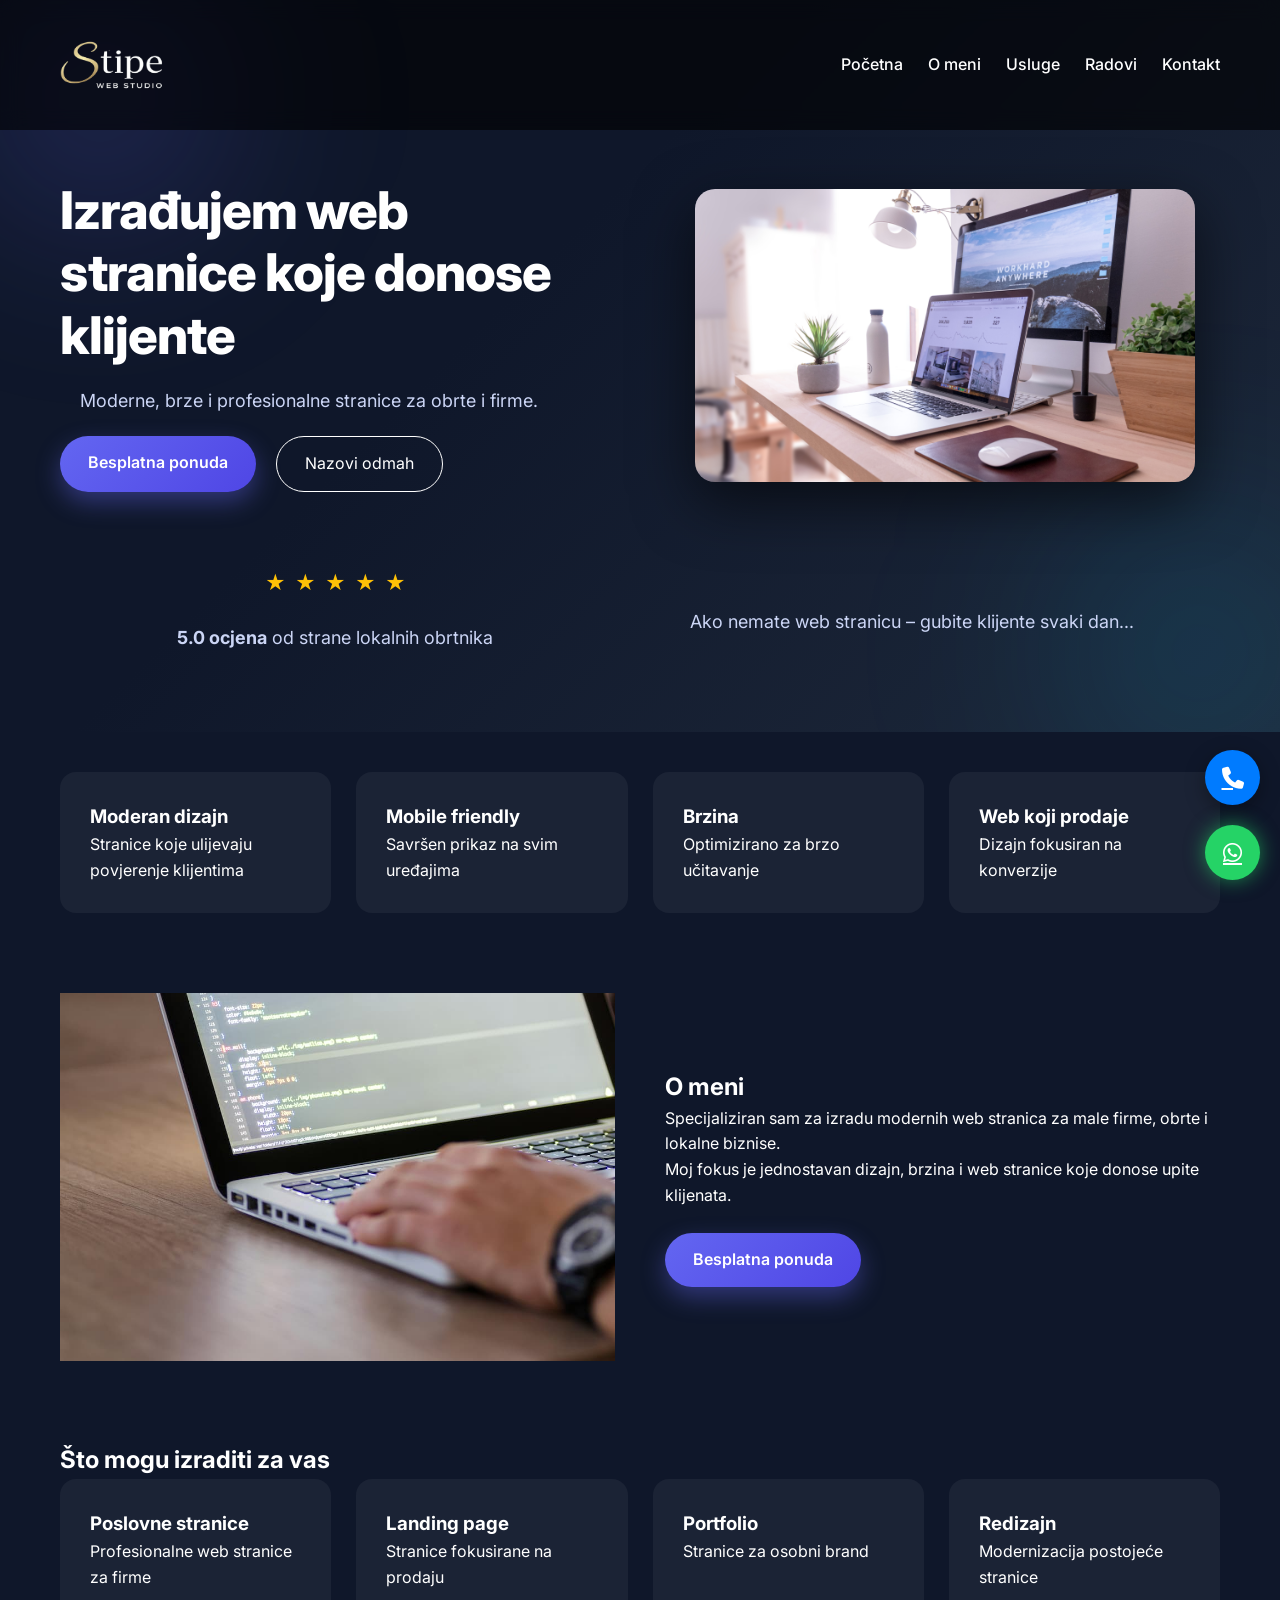
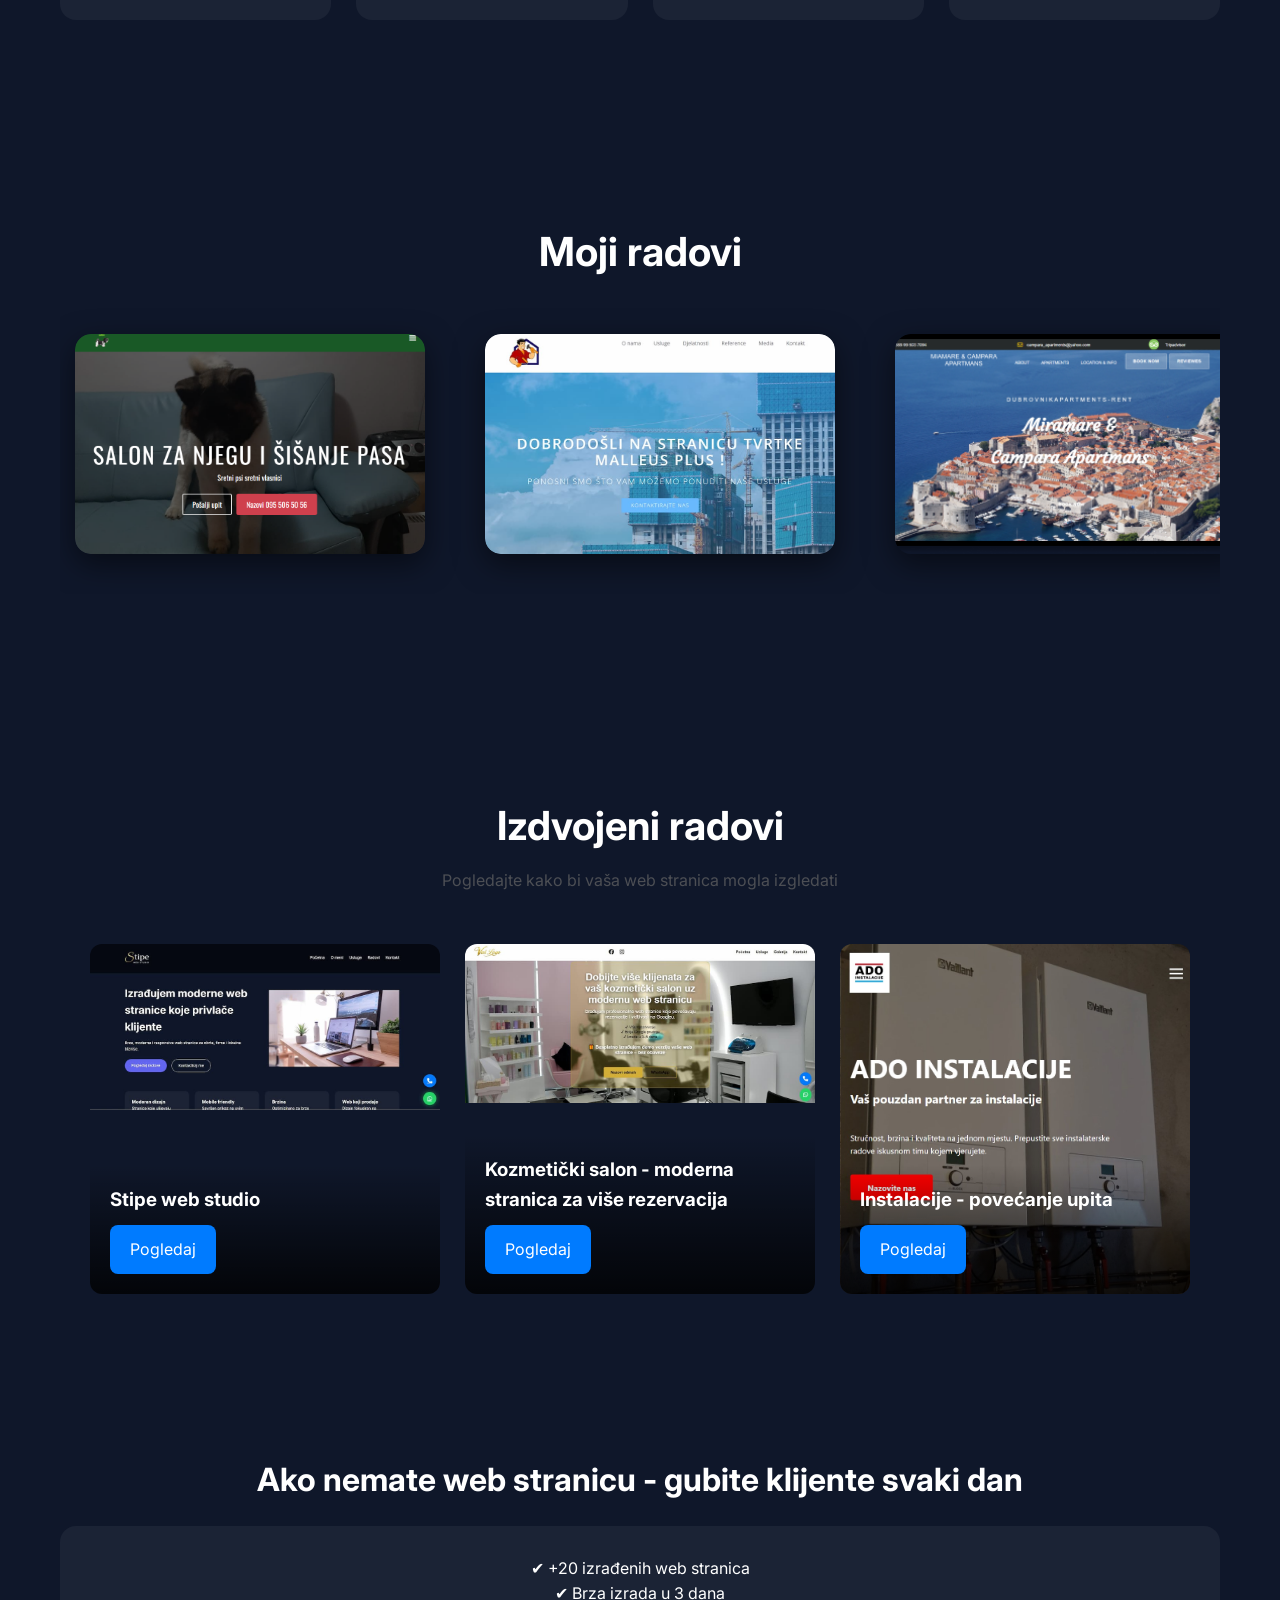
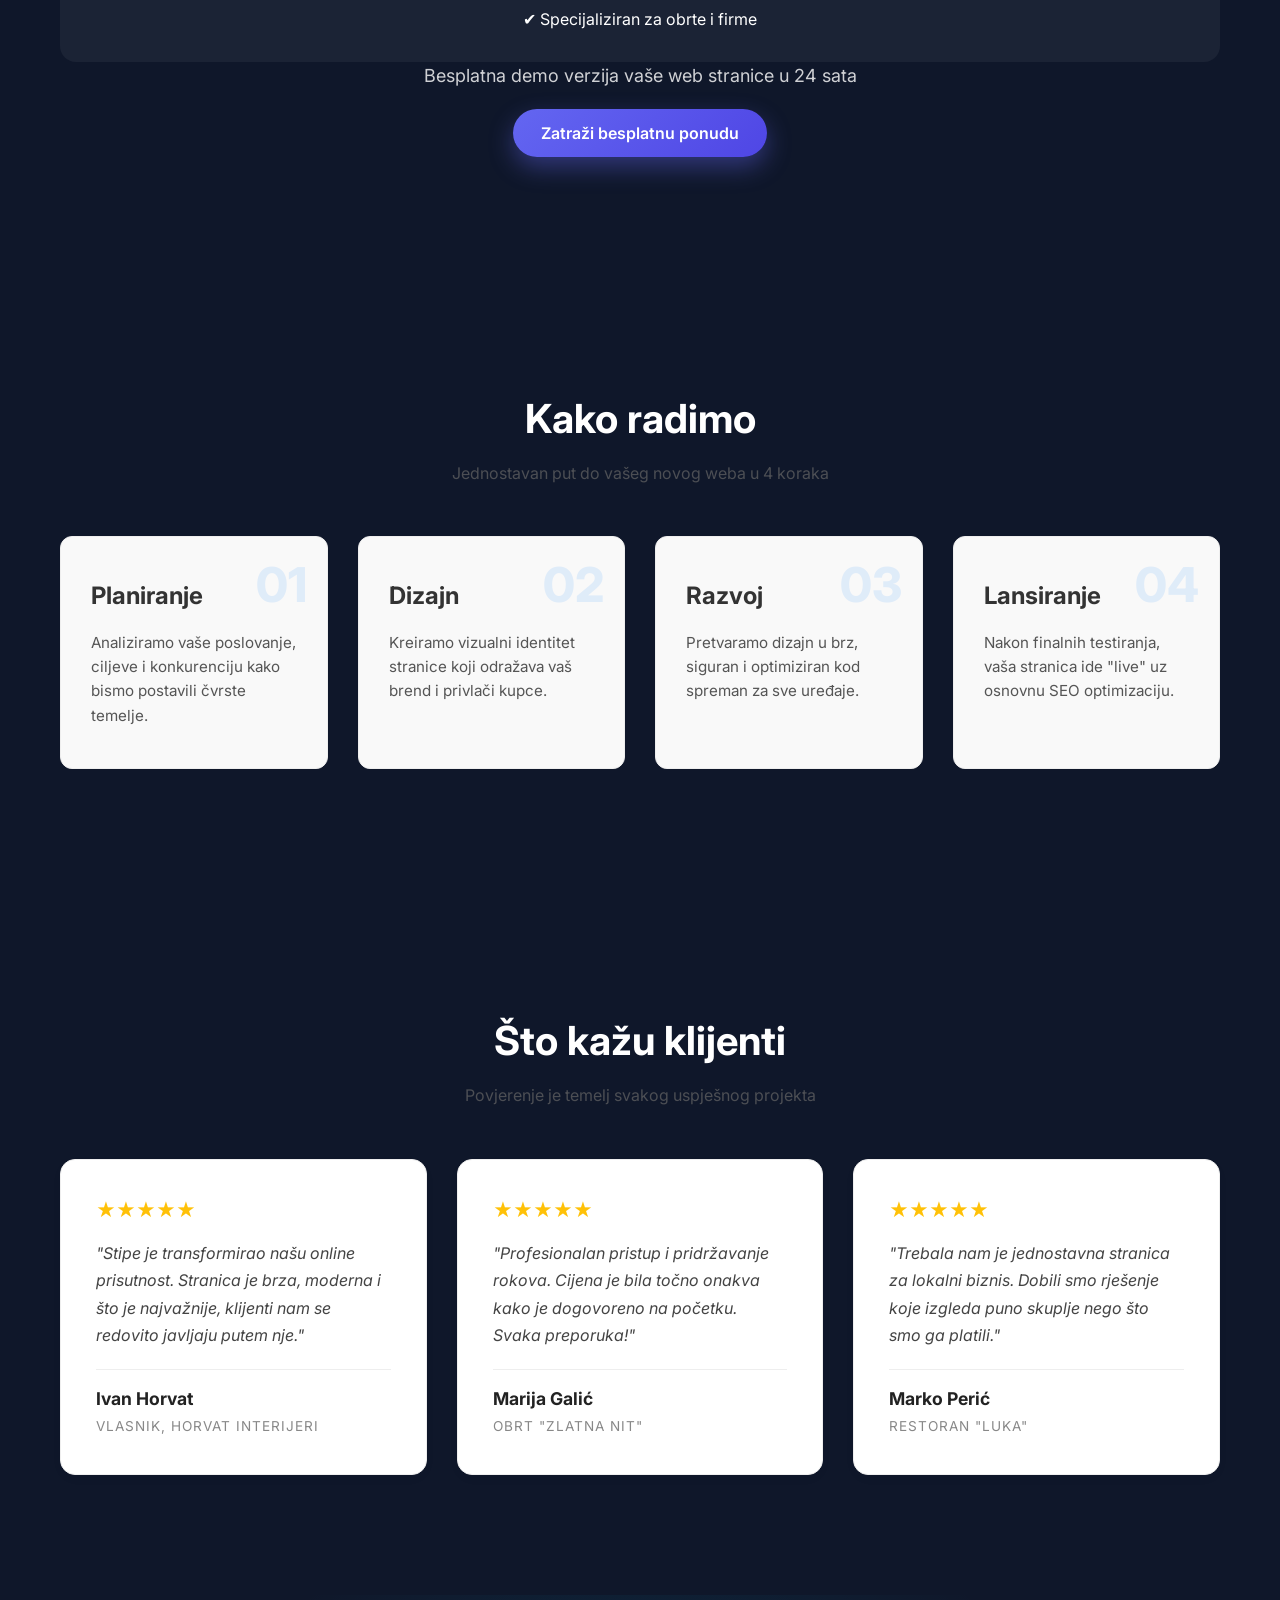
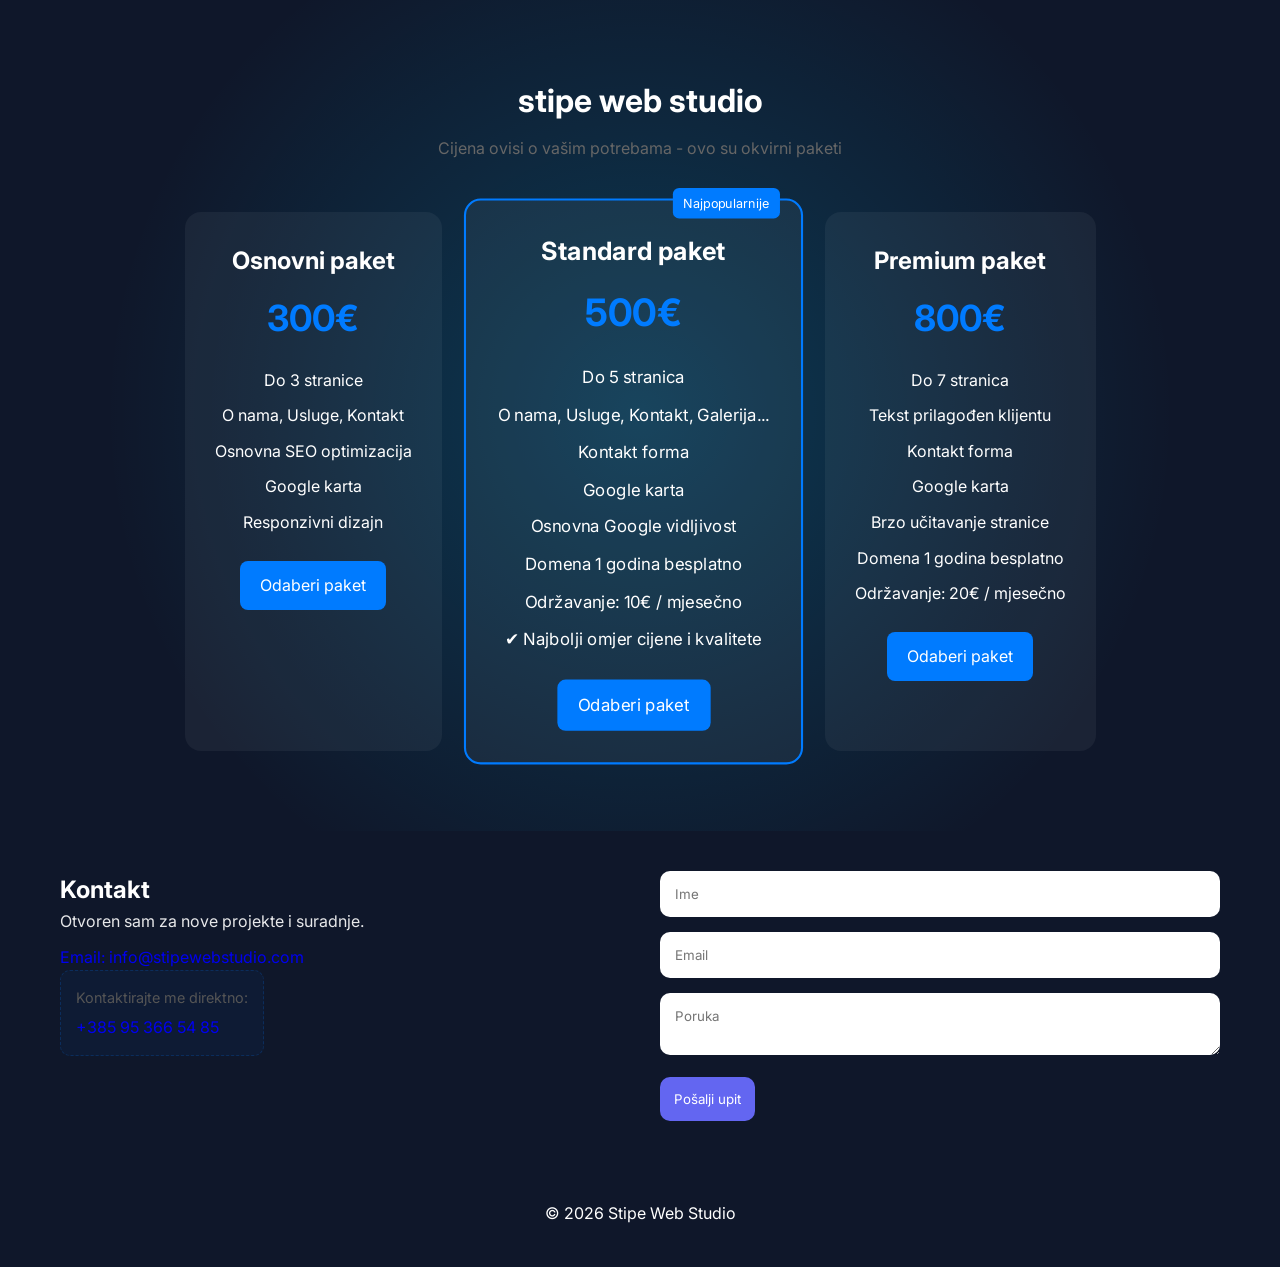
<file: index.html>
<!DOCTYPE html>
<html lang="hr">

<head>

<meta charset="UTF-8">
<meta name="description" content="Izrada modernih web stranica za obrte i firme. Brze, responsive i SEO optimizirane stranice koje donose klijente. Kontaktiraj me već danas.">

<meta name="keywords" content="izrada web stranica, web dizajn Zagreb, izrada web stranica Hrvatska, web developer, izrada web stranica za obrte, landing page, SEO optimizacija">

<meta name="author" content="Stipe Web Studio">

<meta name="robots" content="index, follow">
<meta property="og:title" content="Izrada web stranica | Stipe Web Studio">
<meta property="og:description" content="Moderne web stranice koje privlače klijente. Brza izrada i profesionalan dizajn.">
<meta property="og:image" content="https://tvojsite.com/images/preview.jpg">
<meta property="og:url" content="https://tvojsite.com">
<meta property="og:type" content="website">
<meta name="viewport" content="width=device-width, initial-scale=1.0">

<title>Stipe Web Studio</title>

<script type="application/ld+json">
{
  "@context": "https://schema.org",
  "@type": "LocalBusiness",
  "name": "Stipe Web Studio",
  "image": "https://tvojsite.com/images/logo.png",
  "url": "https://tvojsite.com",
  "telephone": "+385953665485",
  "address": {
    "@type": "PostalAddress",
    "addressCountry": "HR",
    "addressLocality": "Zagreb"
  },
  "areaServed": "Hrvatska",
  "description": "Izrada modernih web stranica za obrte, firme i lokalne biznise.",
  "sameAs": [
    "https://www.instagram.com/",
    "https://www.linkedin.com/"
  ]
}
</script>


<link rel="stylesheet" href="style.css">
<link rel="icon" type="image/png" href="images/logo.png">

<link rel="stylesheet"
href="https://cdnjs.cloudflare.com/ajax/libs/font-awesome/6.5.0/css/all.min.css">

<link href="https://fonts.googleapis.com/css2?family=Inter:wght@300;400;600;700;800&display=swap" rel="stylesheet">

<script defer src="script.js"></script>

</head>

<body>


<header class="navbar">

<div class="container nav-container">

<div class="logo">

<!-- OVDJE STAVI LOGO -->
<img src="images/logo.png" alt="logo">

</div>


<nav class="nav-links">

<a href="#home">Početna</a>
<a href="#about">O meni</a>
<a href="#services">Usluge</a>
<a href="#portfolio">Radovi</a>
<a href="#contact">Kontakt</a>

</nav>


<div class="hamburger">
<span></span>
<span></span>
<span></span>
</div>


</div>

</header>



<section id="home" class="hero">

<div class="hero-bg"></div>

<div class="container hero-grid">

<div class="hero-text">

<h1>
Izrađujem web stranice koje donose klijente
</h1>

<p>
Moderne, brze i profesionalne stranice za obrte i firme.
</p>

<div class="hero-buttons">

<a href="https://wa.me/385953665485?text=Pozdrav,%20zanima%20me%20web%20stranica" class="btn-primary">
Besplatna ponuda
</a>

<a href="tel:+385953665485" class="btn-secondary">
Nazovi odmah
</a>

</div>

</div>


<div class="hero-image">
<img src="images/mockup.png" alt="Web dizajn">
</div>
<div class="hero-social-proof">
    <div class="hero-stars">
        <span class="star">★</span>
        <span class="star">★</span>
        <span class="star">★</span>
        <span class="star">★</span>
        <span class="star">★</span>
    </div>
    <p><strong>5.0 ocjena</strong> od strane lokalnih obrtnika</p>
</div>

<p>
Ako nemate web stranicu – gubite klijente svaki dan...
</p>
</div>


</section>



<section class="value">

<div class="container cards">

<div class="card">
<h3>Moderan dizajn</h3>
<p>Stranice koje ulijevaju povjerenje klijentima</p>
</div>

<div class="card">
<h3>Mobile friendly</h3>
<p>Savršen prikaz na svim uređajima</p>
</div>

<div class="card">
<h3>Brzina</h3>
<p>Optimizirano za brzo učitavanje</p>
</div>

<div class="card">
<h3>Web koji prodaje</h3>
<p>Dizajn fokusiran na konverzije</p>
</div>

</div>

</section>



<section id="about" class="about">

<div class="container about-grid">

<div class="about-image">

<!-- OVDJE STAVI SVOJU SLIKU -->

<img src="images/profile.jpg">

</div>


<div class="about-text">

<h2>O meni</h2>

<p>
Specijaliziran sam za izradu modernih web stranica
za male firme, obrte i lokalne biznise.
</p>

<p>
Moj fokus je jednostavan dizajn,
brzina i web stranice koje donose upite klijenata.
</p>

<a href="https://wa.me/385953665485?text=Pozdrav,%20zanima%20me%20web%20stranica" class="btn-primary about-btn">
Besplatna ponuda
</a>

</div>

</div>

</section>



<section id="services" class="services">

<div class="container">

<h2>Što mogu izraditi za vas</h2>

<div class="cards">

<div class="card">
<h3>Poslovne stranice</h3>
<p>Profesionalne web stranice za firme</p>
</div>

<div class="card">
<h3>Landing page</h3>
<p>Stranice fokusirane na prodaju</p>
</div>

<div class="card">
<h3>Portfolio</h3>
<p>Stranice za osobni brand</p>
</div>

<div class="card">
<h3>Redizajn</h3>
<p>Modernizacija postojeće stranice</p>
</div>

</div>

</div>

</section>



<section id="portfolio" class="portfolio">

<div class="container">

<h2 class="section-title">Moji radovi</h2>

<div class="slider">

<div class="slide-track">

<!-- PROJEKT 1 -->
<div class="slide">

<img src="images/project1.png" alt="projekt">

<div class="slide-overlay">

<a href="https://salon-medo.com/" target="_blank" class="visit-btn">
Posjeti stranicu
</a>

</div>

</div>


<!-- PROJEKT 2 -->
<div class="slide">

<img src="images/project2.jpg" alt="projekt">

<div class="slide-overlay">

<a href="https://malleusplus.webflow.io/" target="_blank" class="visit-btn">
Posjeti stranicu
</a>

</div>

</div>


<!-- PROJEKT 3 -->
<div class="slide">

<img src="images/project3.png" alt="projekt">

<div class="slide-overlay">

<a href="https://dubrovnikapartments-rent.com/" target="_blank" class="visit-btn">
Posjeti stranicu
</a>

</div>

</div>


<!-- PROJEKT 4 -->
<div class="slide">

<img src="images/project4.jpg" alt="projekt">

<div class="slide-overlay">

<a href="https://ado-instalacije.netlify.app/" target="_blank" class="visit-btn">
Posjeti stranicu
</a>

</div>

</div>

<!-- PROJEKT 5 -->
<div class="slide">

<img src="images/salon1.jpg" alt="projekt">

<div class="slide-overlay">

<a href="https://kozmeticki-salon.netlify.app/" target="_blank" class="visit-btn">
Posjeti stranicu
</a>

</div>

</div>

<!-- PROJEKT 1 -->
<div class="slide">

<img src="images/project1.png" alt="projekt">

<div class="slide-overlay">

<a href="https://salon-medo.com/" target="_blank" class="visit-btn">
Posjeti stranicu
</a>

</div>

</div>


<!-- PROJEKT 2 -->
<div class="slide">

<img src="images/project2.jpg" alt="projekt">

<div class="slide-overlay">

<a href="https://malleusplus.webflow.io/" target="_blank" class="visit-btn">
Posjeti stranicu
</a>

</div>

</div>


<!-- PROJEKT 3 -->
<div class="slide">

<img src="images/project3.png" alt="projekt">

<div class="slide-overlay">

<a href="https://dubrovnikapartments-rent.com/" target="_blank" class="visit-btn">
Posjeti stranicu
</a>

</div>

</div>


<!-- PROJEKT 4 -->
<div class="slide">

<img src="images/project4.jpg" alt="projekt">

<div class="slide-overlay">

<a href="https://ado-instalacije.netlify.app/" target="_blank" class="visit-btn">
Posjeti stranicu
</a>

</div>

</div>

<!-- PROJEKT 5 -->
<div class="slide">

<img src="images/salon1.jpg" alt="projekt">

<div class="slide-overlay">

<a href="https://kozmeticki-salon.netlify.app/" target="_blank" class="visit-btn">
Posjeti stranicu
</a>

</div>

</div>

</div>

</div>

</div>

</section>

<!-- IZDVOJENI RADOVI -->
<section class="section featured-work reveal">
  <div class="container">

    <h2 class="section-title">Izdvojeni radovi</h2>
    <p class="section-subtitle">
      Pogledajte kako bi vaša web stranica mogla izgledati
    </p>

    <div class="featured-grid">

      <!-- RAD 1 -->
      <div class="work-card">
        <img src="images/stipeweb.jpg" alt="Stipe web studio">
        <div class="work-overlay">
          <h3>Stipe web studio</h3>
          <a href="#" class="btn">Pogledaj</a>
        </div>
      </div>

      <!-- RAD 2 -->
      <div class="work-card">
        <img src="images/salonana.jpg" alt="Studio Glow">
        <div class="work-overlay">
          <h3>Kozmetički salon - moderna stranica za više rezervacija</h3>
          <a href="https://kozmetickisalon.netlify.app/" class="btn" target="_blank">Pogledaj</a>
        </div>
      </div>

      <!-- RAD 3 -->
      <div class="work-card">
        <img src="images/project4.jpg" alt="Salon Elegance">
        <div class="work-overlay">
          <h3>Instalacije - povećanje upita </h3>
          <a href="https://ado-instalacije.netlify.app/" class="btn" target="_blank">Pogledaj</a>
        </div>
      </div>

    </div>

  </div>
</section>

<section class="cta-section">

  <div class="container">

    <h2 class="cta-main">
      Ako nemate web stranicu - gubite klijente svaki dan
    </h2>

    <div class="card">
      <p>✔ +20 izrađenih web stranica</p>
      <p>✔ Brza izrada u 3 dana</p>
      <p>✔ Specijaliziran za obrte i firme</p>
    </div>


    <p class="cta-sub">
      Besplatna demo verzija vaše web stranice u 24 sata
    </p>

    <a href="https://wa.me/385953665485" class="btn-primary" target="_blank">
      Zatraži besplatnu ponudu
    </a>

  </div>

</section>

<!-- PROCES IZRADE -->

<section id="proces" class="process-section">
    <div class="container">
        <h2 class="section-title">Kako radimo</h2>
        <p class="section-subtitle">Jednostavan put do vašeg novog weba u 4 koraka</p>
        
        <div class="process-grid">
            <div class="process-card">
                <div class="step-number">01</div>
                <h3>Planiranje</h3>
                <p>Analiziramo vaše poslovanje, ciljeve i konkurenciju kako bismo postavili čvrste temelje.</p>
            </div>

            <div class="process-card">
                <div class="step-number">02</div>
                <h3>Dizajn</h3>
                <p>Kreiramo vizualni identitet stranice koji odražava vaš brend i privlači kupce.</p>
            </div>

            <div class="process-card">
                <div class="step-number">03</div>
                <h3>Razvoj</h3>
                <p>Pretvaramo dizajn u brz, siguran i optimiziran kod spreman za sve uređaje.</p>
            </div>

            <div class="process-card">
                <div class="step-number">04</div>
                <h3>Lansiranje</h3>
                <p>Nakon finalnih testiranja, vaša stranica ide "live" uz osnovnu SEO optimizaciju.</p>
            </div>
        </div>
    </div>
</section>

<!-- RECENZIJE -->

<section id="recenzije" class="reviews-section">
    <div class="container">
        <h2 class="section-title">Što kažu klijenti</h2>
        <p class="section-subtitle">Povjerenje je temelj svakog uspješnog projekta</p>

        <div class="reviews-grid">
            <div class="review-card">
                <div class="stars">★★★★★</div>
                <p class="review-text">"Stipe je transformirao našu online prisutnost. Stranica je brza, moderna i što je najvažnije, klijenti nam se redovito javljaju putem nje."</p>
                <div class="client-info">
                    <strong>Ivan Horvat</strong>
                    <span>Vlasnik, Horvat Interijeri</span>
                </div>
            </div>

            <div class="review-card">
                <div class="stars">★★★★★</div>
                <p class="review-text">"Profesionalan pristup i pridržavanje rokova. Cijena je bila točno onakva kako je dogovoreno na početku. Svaka preporuka!"</p>
                <div class="client-info">
                    <strong>Marija Galić</strong>
                    <span>Obrt "Zlatna Nit"</span>
                </div>
            </div>

            <div class="review-card">
                <div class="stars">★★★★★</div>
                <p class="review-text">"Trebala nam je jednostavna stranica za lokalni biznis. Dobili smo rješenje koje izgleda puno skuplje nego što smo ga platili."</p>
                <div class="client-info">
                    <strong>Marko Perić</strong>
                    <span>Restoran "Luka"</span>
                </div>
            </div>
        </div>
    </div>
</section>

<!-- KARTICE -->

<section class="pricing">
    <h1 class="title">stipe web studio</h1>
    <p class="subtitle">Cijena ovisi o vašim potrebama - ovo su okvirni paketi</p>

    <div class="pricing-cards">

        <!-- Paket 1 -->
        <div class="card">
            <h2>Osnovni paket</h2>
            <div class="price">300€</div>
            <ul>
                <li>Do 3 stranice</li>
                <li>O nama, Usluge, Kontakt</li>
                <li>Osnovna SEO optimizacija</li>
                <li>Google karta</li>
                <li>Responzivni dizajn</li>
            </ul>
            <a href="https://wa.me/385953665485?text=Pozdrav,%20zanima%20me%20osnovni%20paket" class="btn">Odaberi paket</a>
        </div>

        <!-- Paket 2 -->
        <div class="card popular">
            <div class="badge">Najpopularnije</div>
            <h2>Standard paket</h2>
            <div class="price">500€</div>
            <ul>
                <li>Do 5 stranica</li>
                <li>O nama, Usluge, Kontakt, Galerija...</li>
                <li>Kontakt forma</li>
                <li>Google karta</li>
                <li>Osnovna Google vidljivost</li>
                <li>Domena 1 godina besplatno</li>
                <li>Održavanje: 10€ / mjesečno</li>
                <li>✔ Najbolji omjer cijene i kvalitete</li>
            </ul>
            <a href="https://wa.me/385953665485?text=Pozdrav,%20zanima%20me%20standard%20paket" class="btn">Odaberi paket</a>
        </div>

        <!-- Paket 3 -->
        <div class="card">
            <h2>Premium paket</h2>
            <div class="price">800€</div>
            <ul>
                <li>Do 7 stranica</li>
                <li>Tekst prilagođen klijentu</li>
                <li>Kontakt forma</li>
                <li>Google karta</li>
                <li>Brzo učitavanje stranice</li>
                <li>Domena 1 godina besplatno</li>
                <li>Održavanje: 20€ / mjesečno</li>
            </ul>
            <a href="https://wa.me/385953665485?text=Pozdrav,%20zanima%20me%20premium%20paket" class="btn">Odaberi paket</a>
        </div>

    </div>
</section>




<section id="contact" class="contact">

<div class="container contact-grid">

<div>

<h2>Kontakt</h2>

<p style="margin-bottom: 10px; opacity: 0.9;">
Otvoren sam za nove projekte i suradnje.
</p>
<a href="mailto:info@stipewebstudio.com" style="text-decoration: none;">
<p>Email: info@stipewebstudio.com</p></a>
<div style="background: rgba(0, 123, 255, 0.05); padding: 15px; border-radius: 10px; display: inline-block; border: 1px dashed rgba(0, 123, 255, 0.2);">
    <p style="margin: 0 0 5px 0; font-size: 0.9rem; color: #555;">Kontaktirajte me direktno:</p>
    <a href="tel:+385953665485" style="text-decoration: none;" class="phone">+385 95 366 54 85</a>
</div>

</div>


<form class="contact-form" name="kontakt" method="POST" data-netlify="true" action="/hvala.html" netlify-honeypot="bot-field">

  <input type="hidden" name="source">
<input type="hidden" name="utm_source">
<input type="hidden" name="utm_medium">
<input type="hidden" name="utm_campaign">

  <!-- Netlify hidden -->
  <input type="hidden" name="form-name" value="kontakt">

  <!-- Anti spam -->
  <p style="display:none">
    <label>Ne ispunjavaj: <input name="bot-field"></label>
  </p>

  <input type="text" name="ime" placeholder="Ime" required>

  <input type="email" name="email" placeholder="Email" required>

  <textarea name="poruka" placeholder="Poruka" required></textarea>

  <button type="submit">
    Pošalji upit
  </button>

</form>

</div>

</section>



<footer>

<div class="container">

<p>© <span id="year"></span> Stipe Web Studio</p>

</div>

</footer>



<button id="topBtn">↑</button>

<!-- STICKY BUTTONS -->

<a href="tel:0953665485" class="phone-sticky">
<i class="fa-solid fa-phone"></i>
</a>

<a href="https://wa.me/385953665485" class="whatsapp-sticky">
<i class="fab fa-whatsapp"></i>
</a>

<script src="script.js"></script>
</body>
</html>
</file>
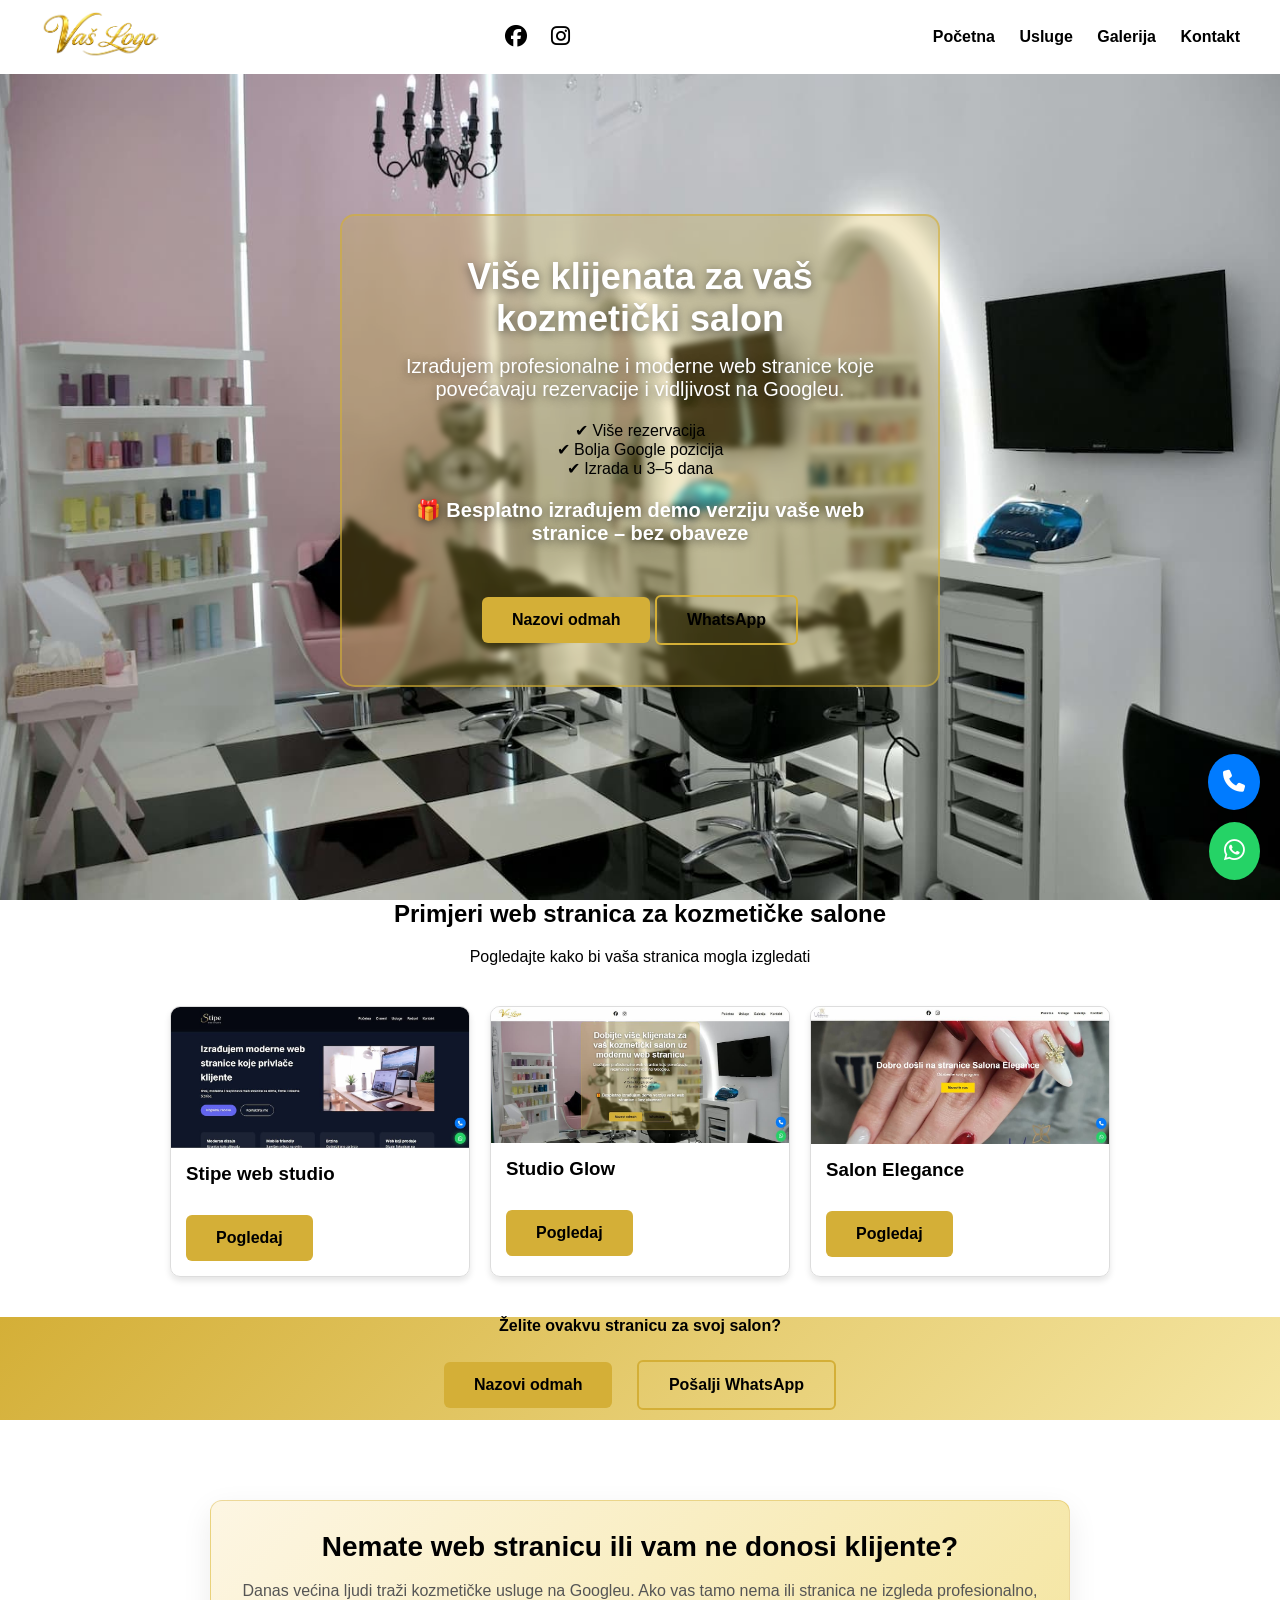
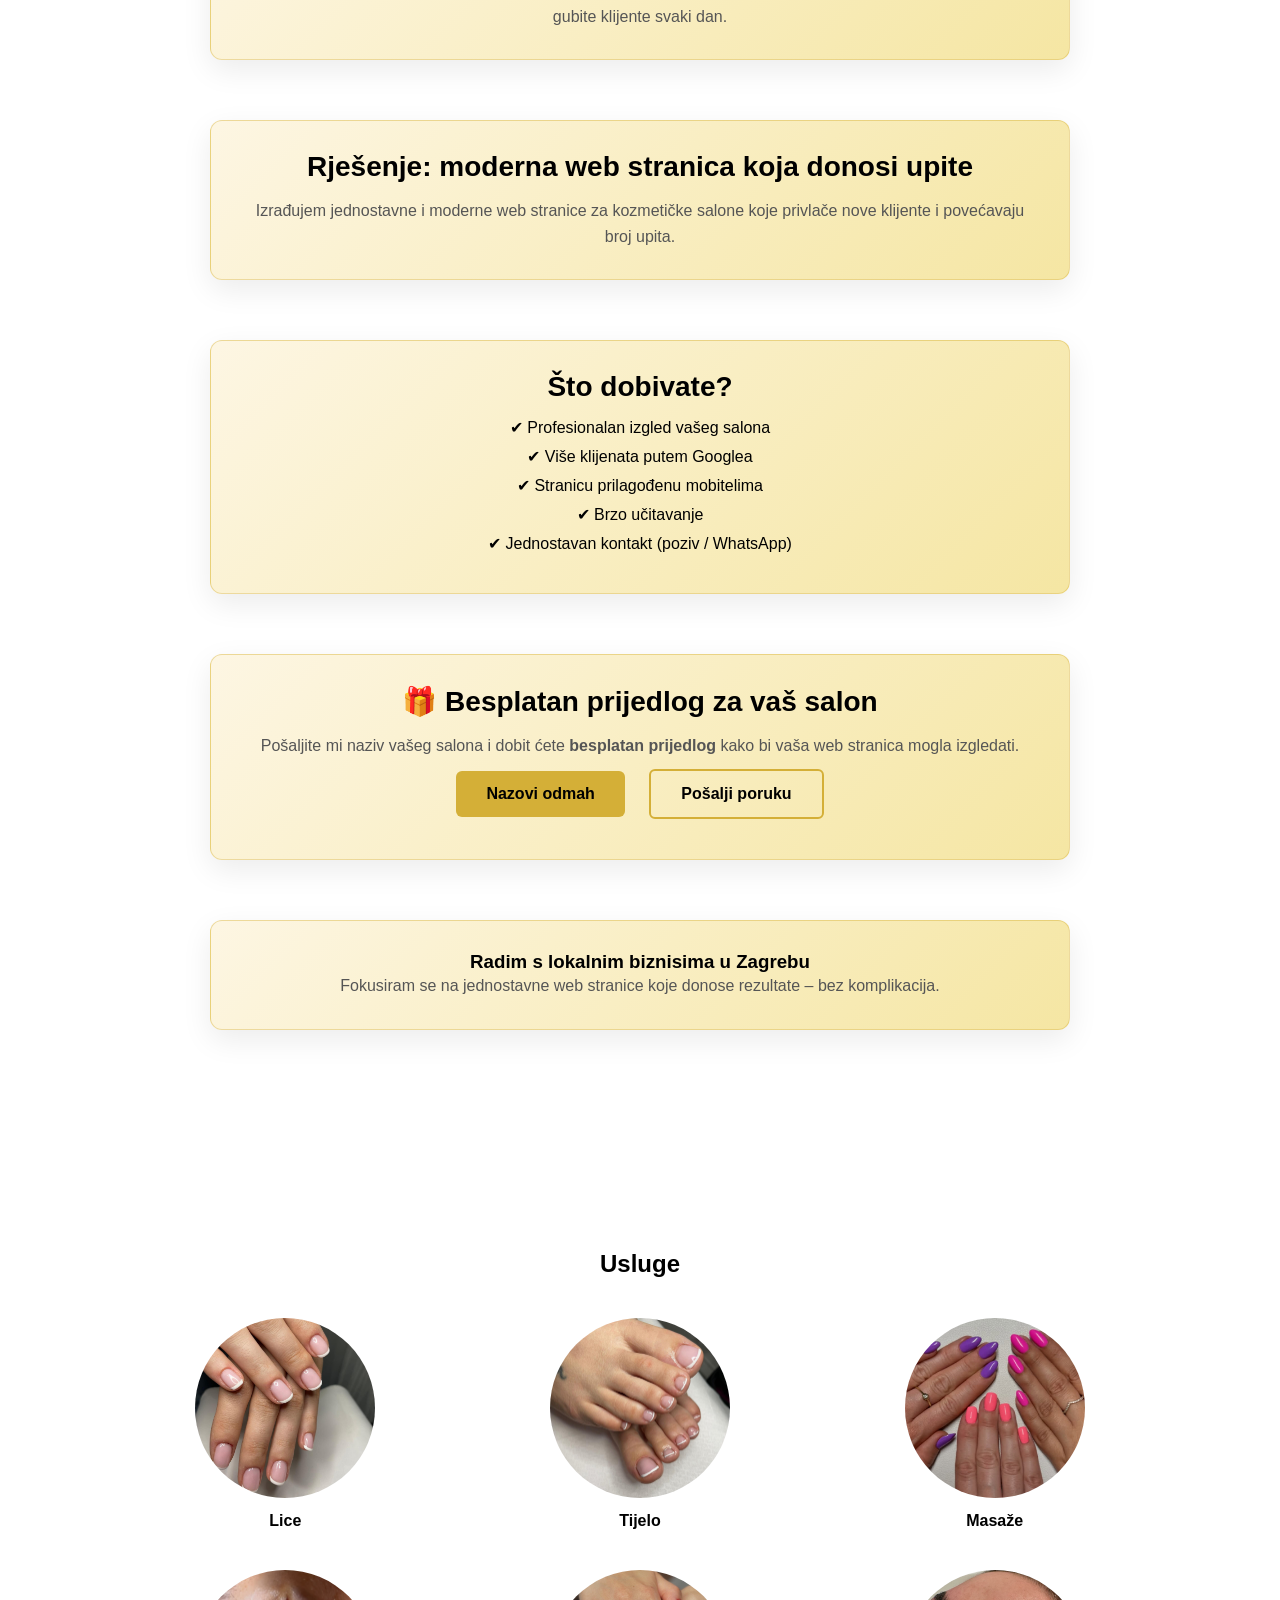
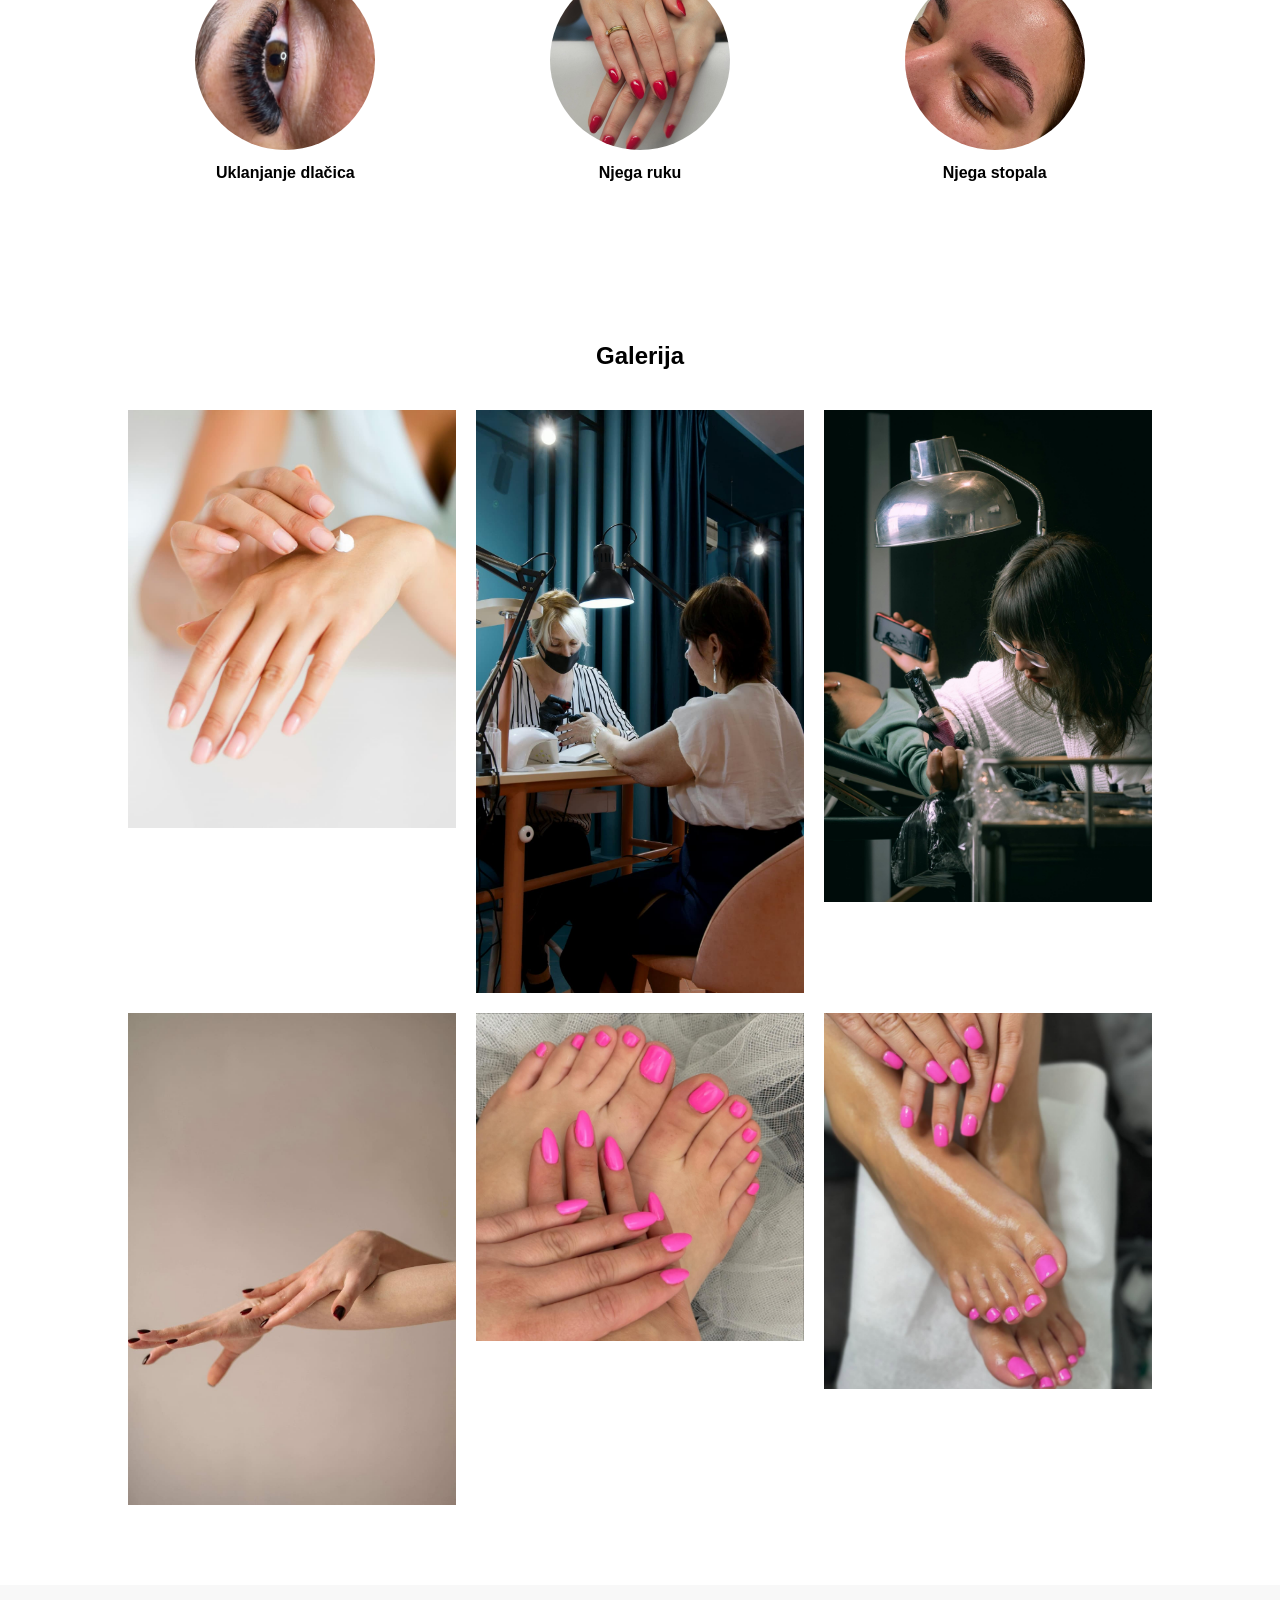
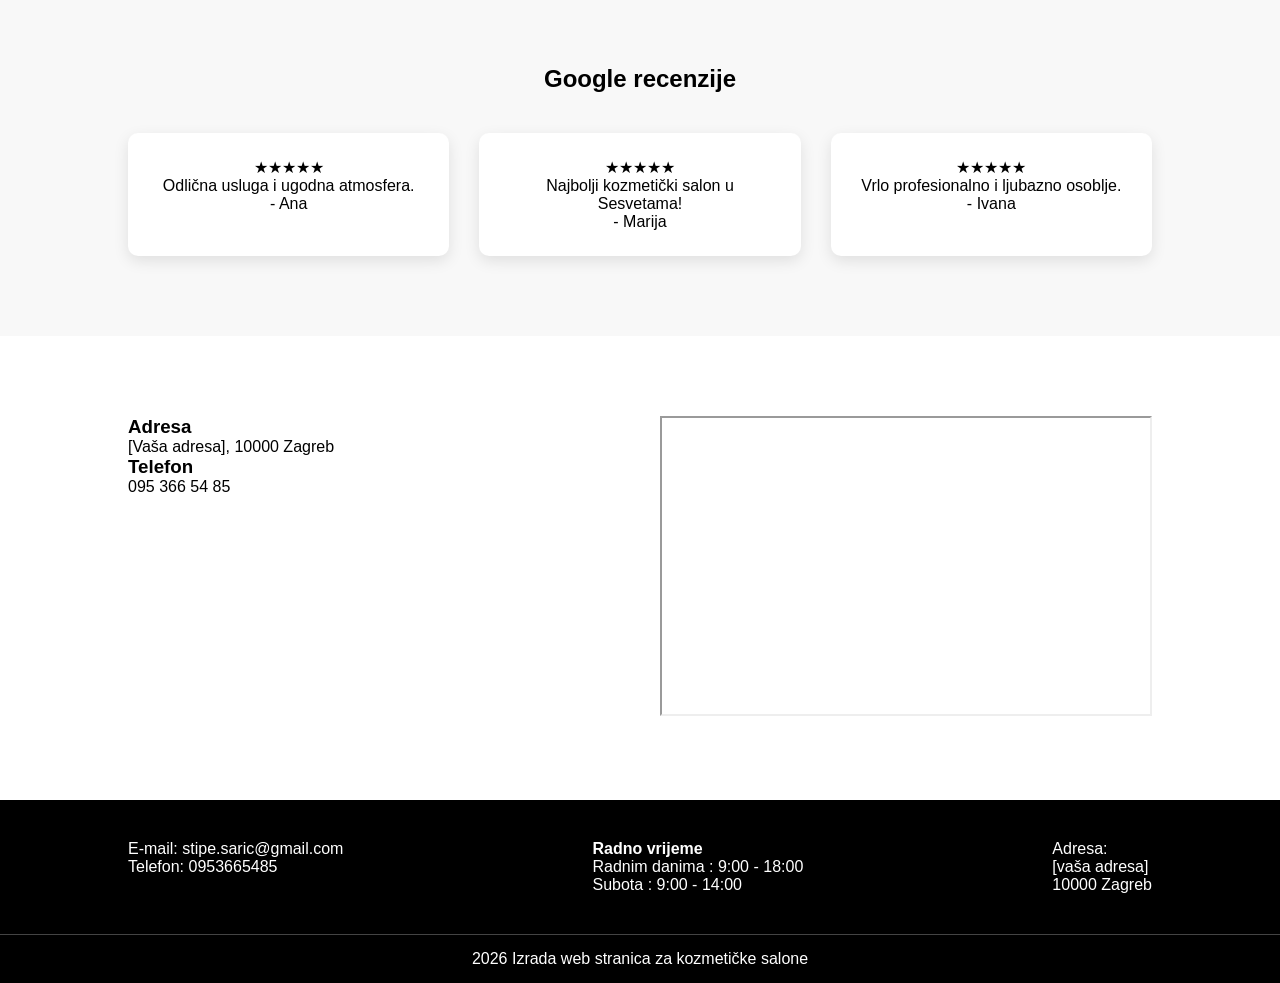
<file: kozmeticki-salon/index.html>
<!DOCTYPE html>
<html lang="hr">

<head>
<meta charset="UTF-8">
<meta name="viewport" content="width=device-width, initial-scale=1.0">
<meta name="description" content="Izrada web stranica za kozmetičke salone u Zagrebu. Privucite više klijenata i povećajte broj upita uz modernu web stranicu.">
<meta name="keywords" content="izrada web stranica Zagreb, web dizajn Zagreb, kozmetički salon web stranica, izrada weba cijena">

<meta name="author" content="Stipe Šarić">

<meta name="robots" content="index, follow">
<script type="application/ld+json">
{
"@context": "https://schema.org",
"@type": "LocalBusiness",
"name": "Web dizajn Zagreb",
"areaServed": "Zagreb",
"description": "Izrada modernih web stranica za kozmetičke salone u Zagrebu koje donose više klijenata",
"telephone": "+385953665485",
"address": {
  "@type": "PostalAddress",
  "addressLocality": "Zagreb",
  "addressCountry": "HR"
}
}
</script>

<!-- MOBILE -->
<meta name="viewport" content="width=device-width, initial-scale=1.0">

<!-- OPEN GRAPH (za Facebook) -->
<meta property="og:title" content="Izrada web stranica za kozmetičke salone Zagreb">
<meta property="og:description" content="Privucite više klijenata uz modernu web stranicu.">
<meta property="og:type" content="website">
<meta property="og:image" content="images/hero.jpg">

<!-- FAVICON -->
<link rel="icon" href="images/logo.png">
<title>Izrada web stranica za kozmetičke salone Zagreb | Web dizajn</title>

<link rel="stylesheet" href="style.css">

<link rel="stylesheet"
href="https://cdnjs.cloudflare.com/ajax/libs/font-awesome/6.5.0/css/all.min.css">

</head>

<body>

<!-- STICKY BUTTONS -->

<a href="tel:0953665485" class="phone-sticky">
<i class="fa-solid fa-phone"></i>
</a>

<a href="https://wa.me/385953665485" class="whatsapp-sticky">
<i class="fab fa-whatsapp"></i>
</a>


<!-- NAVBAR -->

<nav class="navbar">

<div class="nav-left">
<img src="images/logo.png" class="logo">
</div>

<div class="nav-center">

<a href="#"><i class="fab fa-facebook"></i></a>
<a href="#"><i class="fab fa-instagram"></i></a>

</div>

<div class="nav-right">

<a href="#">Početna</a>
<a href="#usluge">Usluge</a>
<a href="#galerija">Galerija</a>
<a href="#kontakt">Kontakt</a>

</div>

<div class="hamburger">
<i class="fas fa-bars"></i>
</div>

</nav>



<!-- HERO -->
<section class="hero reveal">

  <div class="hero-text hero-box">

    <h1>Više klijenata za vaš<br>kozmetički salon</h1>

    <p style="margin-top:15px;">
      Izrađujem profesionalne i moderne web stranice koje povećavaju rezervacije i vidljivost na Googleu.
    </p>

    <!-- BENEFITI -->
    <ul style="margin:20px 0; list-style:none; padding:0;">
      <li>✔ Više rezervacija</li>
      <li>✔ Bolja Google pozicija</li>
      <li>✔ Izrada u 3–5 dana</li>
    </ul>

    <!-- PONUDA -->
    <p style="font-weight:bold; margin-bottom:20px;">
      🎁 Besplatno izrađujem demo verziju vaše web stranice – bez obaveze
    </p>

    <!-- CTA -->
    <a href="tel:0953665485" class="btn">Nazovi odmah</a>
    <a href="https://wa.me/385953665485" class="btn btn-outline">WhatsApp</a>

  </div>

</section>

<!-- PRIMJERI RADOVA -->
<section class="section examples reveal">
  <div class="container">
    <h2 style="text-align:center; margin-bottom:20px;">Primjeri web stranica za kozmetičke salone</h2>
    <p style="text-align:center; margin-bottom:40px;">
      Pogledajte kako bi vaša stranica mogla izgledati
    </p>

    <div class="examples-grid" style="display:flex; flex-wrap:wrap; justify-content:center; gap:20px;">

      <!-- Primjer 1 -->
      <div class="example-card">
        <img src="images/stipeweb.jpg" alt="Salon Ana">
        <div class="example-text">
          <h3>Stipe web studio</h3>
          <a href="#" class="btn">Pogledaj</a>
        </div>
      </div>

      <!-- Primjer 2 -->
      <div class="example-card">
        <img src="images/salonana.jpg" alt="Salon Ana">
        <div class="example-text">
          <h3>Studio Glow</h3>
          <a href="https://kozmetickisalon.netlify.app/" class="btn" target="_blank">Pogledaj</a>
        </div>
      </div>

      <!-- Primjer 3 -->
      <div class="example-card">
        <img src="images/elegance.jpg" alt="Salon Elegance">
        <div class="example-text">
          <h3>Salon Elegance</h3>
          <a href="https://stunning-valkyrie-c4fac3.netlify.app/" class="btn" target="_blank">Pogledaj</a>
        </div>
      </div>

    </div>

    <!-- CTA ISPOD PRIMJERA -->
    <div class="section offer" style="text-align:center; margin-top:40px;">
      <p style="font-weight:bold; margin-bottom:15px;">Želite ovakvu stranicu za svoj salon?</p>
      <a href="tel:0953665485" class="btn">Nazovi odmah</a>
      <a href="https://wa.me/385953665485" class="btn btn-outline">Pošalji WhatsApp</a>
    </div>

  </div>
</section>

<section class="landing-content">

  <!-- PROBLEM -->
  <div class="section">
    <h2>Nemate web stranicu ili vam ne donosi klijente?</h2>
    <p>
      Danas većina ljudi traži kozmetičke usluge na Googleu. Ako vas tamo nema ili stranica ne izgleda profesionalno,
      gubite klijente svaki dan.
    </p>
  </div>

  <!-- RJEŠENJE -->
  <div class="section">
    <h2>Rješenje: moderna web stranica koja donosi upite</h2>
    <p>
      Izrađujem jednostavne i moderne web stranice za kozmetičke salone koje privlače nove klijente i povećavaju broj upita.
    </p>
  </div>

  <!-- BENEFITI -->
  <div class="section benefits">
    <h2>Što dobivate?</h2>
    <ul>
      <li>✔ Profesionalan izgled vašeg salona</li>
      <li>✔ Više klijenata putem Googlea</li>
      <li>✔ Stranicu prilagođenu mobitelima</li>
      <li>✔ Brzo učitavanje</li>
      <li>✔ Jednostavan kontakt (poziv / WhatsApp)</li>
    </ul>
  </div>

  <!-- BESPLATNA PONUDA -->
  <div class="section offer">
    <h2>🎁 Besplatan prijedlog za vaš salon</h2>
    <p>
      Pošaljite mi naziv vašeg salona i dobit ćete <strong>besplatan prijedlog</strong> kako bi vaša web stranica mogla izgledati.
    </p>

    <a href="tel:0953665485" class="btn">Nazovi odmah</a>
    <a href="https://wa.me/385953665485" class="btn btn-outline">Pošalji poruku</a>
  </div>

  <!-- POVJERENJE -->
  <div class="section trust">
    <h3>Radim s lokalnim biznisima u Zagrebu</h3>
    <p>
      Fokusiram se na jednostavne web stranice koje donose rezultate – bez komplikacija.
    </p>
  </div>

</section>



<!-- USLUGE -->

<section id="usluge" class="services reveal">

<h2>Usluge</h2>

<div class="services-grid">

<div class="service">
<img src="images/service1.jpg" alt="Tretman lica kozmetički salon">
<p>Lice</p>
</div>

<div class="service">
<img src="images/service2.jpg" alt="Tretman tijela kozmetički salon">
<p>Tijelo</p>
</div>

<div class="service">
<img src="images/service3.jpg" alt="Tretman masaže kozmetički salon">
<p>Masaže</p>
</div>

<div class="service">
<img src="images/service4.jpg" alt="Tretman uklanjanja dlačica kozmetički salon">
<p>Uklanjanje dlačica</p>
</div>

<div class="service">
<img src="images/service5.jpg" alt="Tretman njege ruku kozmetički salon">
<p>Njega ruku</p>
</div>

<div class="service">
<img src="images/service6.jpg" alt="Tretman njege stopala kozmetički salon">
<p>Njega stopala</p>
</div>

</div>

</section>



<!-- GALERIJA -->

<section id="galerija" class="gallery reveal">

<h2>Galerija</h2>

<div class="gallery-grid">

<img src="images/g1.jpg" class="gallery-img">
<img src="images/g2.jpg" class="gallery-img">
<img src="images/g3.jpg" class="gallery-img">
<img src="images/g4.jpg" class="gallery-img">
<img src="images/g5.jpg" class="gallery-img">
<img src="images/g6.jpg" class="gallery-img">

</div>

</section>



<!-- LIGHTBOX -->

<div class="lightbox">
<img class="lightbox-img">
</div>



<!-- GOOGLE REVIEWS -->

<section class="reviews reveal">

<h2>Google recenzije</h2>

<div class="reviews-container">

<div class="review">
★★★★★
<p>Odlična usluga i ugodna atmosfera.</p>
<span>- Ana</span>
</div>

<div class="review">
★★★★★
<p>Najbolji kozmetički salon u Sesvetama!</p>
<span>- Marija</span>
</div>

<div class="review">
★★★★★
<p>Vrlo profesionalno i ljubazno osoblje.</p>
<span>- Ivana</span>
</div>

</div>

</section>



<!-- LOKACIJA -->

<section id="kontakt" class="location reveal">

<div class="location-container">

<div class="location-left">

<h3>Adresa</h3>
<p>[Vaša adresa], 10000 Zagreb</p>

<h3>Telefon</h3>
<p>095 366 54 85</p>

</div>

<div class="location-right">

<!-- GOOGLE MAPS OVDJE -->

<iframe 
src="https://www.google.com/maps?q=Zagreb&output=embed"
width="100%" 
height="300">
</iframe>

</div>

</div>

</section>




<!-- FOOTER -->

<footer>

<div class="footer-container">

<div>
<p>E-mail: stipe.saric@gmail.com</p>
<p>Telefon: 0953665485</p>
</div>

<div>

<p><strong>Radno vrijeme</strong></p>

<p>Radnim danima : 9:00 - 18:00</p>
<p>Subota : 9:00 - 14:00</p>

</div>

<div>
<p>Adresa:</p>
<p>[vaša adresa] </p>
<p>10000 Zagreb</p>
</div>

</div>

<div class="footer-bottom">

<p>2026 Izrada web stranica za kozmetičke salone</p>

</div>

</footer>

<script src="script.js"></script>

</body>
</html>
</file>
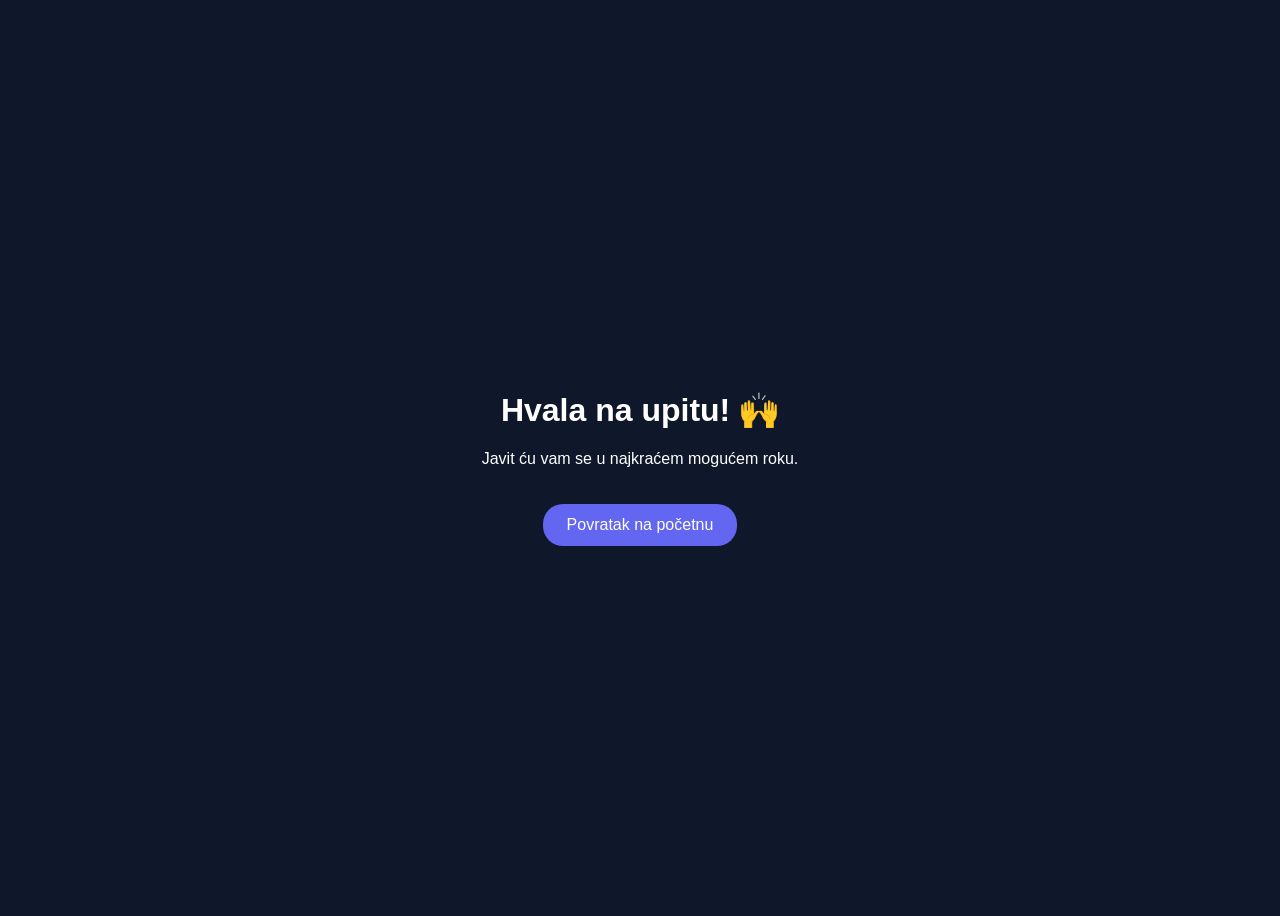
<file: hvala.html>
<!DOCTYPE html>
<html lang="hr">
<head>
<meta charset="UTF-8">
<title>Hvala na upitu</title>
<meta name="viewport" content="width=device-width, initial-scale=1.0">
<style>
body{
font-family:sans-serif;
background:#0f172a;
color:white;
display:flex;
justify-content:center;
align-items:center;
height:100vh;
text-align:center;
}

.box{
max-width:500px;
}

a{
display:inline-block;
margin-top:20px;
padding:12px 24px;
background:#6366f1;
color:white;
text-decoration:none;
border-radius:20px;
}
</style>
</head>

<body>

<div class="box">
<h1>Hvala na upitu! 🙌</h1>
<p>Javit ću vam se u najkraćem mogućem roku.</p>

<a href="/">Povratak na početnu</a>
</div>

</body>
</html>
</file>
<file: style.css>
*{
margin:0;
padding:0;
box-sizing:border-box;
font-family:Inter;
}

body{
background:#0f172a;
color:white;
line-height:1.6;
}

img{
max-width:100%;
display:block;
}

.container{
max-width:1200px;
margin:auto;
padding:40px 20px;
}

.navbar{
position:fixed;
top:0;
width:100%;
background:rgba(0,0,0,0.6);
backdrop-filter:blur(10px);
z-index:1000;
}

.nav-container{
display:flex;
align-items:center;
justify-content:space-between;
}

.logo img{
height:50px;
}

.nav-links{
display:flex;
gap:25px;
}

.nav-links a{
color:white;
text-decoration:none;
font-weight:500;
}

.hero-social-proof {
  margin: 15px 0 20px;
  display: flex;
  flex-direction: column;
  align-items: center;
}

.hero-stars {
  color: #ffc107;
  font-size: 20px;
  margin-bottom: 5px;
}

.star {
  margin: 0 2px;
}

.hero-social-proof p {
  font-size: 14px;
  color: #555;
}

.hamburger{
display:none;
flex-direction:column;
cursor:pointer;
}

.hamburger span{
height:3px;
width:25px;
background:white;
margin:4px 0;
display:block;
}


/* HERO BACKGROUND */

.hero{
position:relative;
overflow:hidden;
padding-top:140px;
}

/* GLAVNI GRADIENT */

.hero-bg{
position:absolute;
top:0;
left:0;
width:100%;
height:100%;
background:linear-gradient(135deg, #0f172a 40%, #1e293b 100%);
z-index:-2;
}

/* BLUR SHAPE 1 */

.hero::before{
content:"";
position:absolute;
top:-100px;
left:-100px;
width:400px;
height:400px;
background:radial-gradient(circle, rgba(99,102,241,0.25), transparent 70%);
filter:blur(80px);
z-index:-1;
}

/* BLUR SHAPE 2 */

.hero::after{
content:"";
position:absolute;
bottom:-120px;
right:-120px;
width:400px;
height:400px;
background:radial-gradient(circle, rgba(0,200,255,0.2), transparent 70%);
filter:blur(100px);
z-index:-1;
}

.hero-grid{
display:grid;
grid-template-columns:1fr 1fr;
gap:60px;
align-items:center;
}

.hero h1{
font-size:52px;
line-height:1.2;
font-weight:800;
letter-spacing:-1px;
}

.hero p{
font-size:18px;
padding: 20px;
color:#cbd5f5;
max-width:500px;
}

.hero-buttons{
display:flex;
gap:20px;
flex-wrap:wrap;
}

.hero-image{
position:relative;
display:flex;
justify-content:center;
align-items:center;
}

.hero-image img{
width:100%;
max-width:500px;
position:relative;
z-index:2;
border-radius: 20px;
box-shadow:0 20px 60px rgba(0,0,0,0.6);
}



.btn-primary{
background:linear-gradient(135deg, #6366f1, #4f46e5);
padding:14px 28px;
border-radius:30px;
text-decoration:none;
color:white;
font-weight:600;
box-shadow:0 10px 25px rgba(99,102,241,0.4);
transition:0.3s;
}

.btn-primary:hover{
transform:translateY(-3px);
box-shadow:0 15px 35px rgba(99,102,241,0.6);
}

.btn-secondary{
border:1px solid white;
padding:14px 28px;
border-radius:30px;
text-decoration:none;
color:white;
}

.btn-secondary:hover{
    transform: translateY(-3px);
}

.cards{
display:grid;
grid-template-columns:repeat(auto-fit,minmax(250px,1fr));
gap:25px;
}

.card{
background:rgba(255,255,255,0.05);
padding:30px;
border-radius:16px;
transition:0.3s;
}

.card:hover{
transform:translateY(-8px);
}

.about-grid{
display:grid;
grid-template-columns:1fr 1fr;
gap:50px;
align-items:center;
}

.about-btn{
margin-top:25px;
display:inline-block;
}

.portfolio-grid{
display:grid;
grid-template-columns:repeat(auto-fit,minmax(280px,1fr));
gap:20px;
}

.portfolio-item{
position:relative;
overflow:hidden;
border-radius:16px;
}

.overlay{
position:absolute;
top:0;
left:0;
width:100%;
height:100%;
background:rgba(0,0,0,0.6);
display:flex;
align-items:center;
justify-content:center;
opacity:0;
transition:0.3s;
}

.portfolio-item:hover .overlay{
opacity:1;
}

.contact-grid{
display:grid;
grid-template-columns:1fr 1fr;
gap:40px;
}

.contact-form input,
.contact-form textarea{
width:100%;
padding:15px;
margin-bottom:15px;
border:none;
border-radius:10px;
}

.contact-form button{
background:#6366f1;
border:none;
padding:14px;
border-radius:10px;
color:white;
}

/* Potpuno sakrivanje honeypot polja */
[name="bot-field"], 
.contact-form p:has(input[name="bot-field"]) {
    display: none !important;
    visibility: hidden;
    opacity: 0;
    position: absolute;
    left: -9999px;
}

#topBtn{
position:fixed;
bottom:30px;
right:30px;
background:#6366f1;
color:white;
border:none;
padding:12px;
border-radius:50%;
display:none;
}



/* PORTFOLIO SLIDER */

.portfolio{
padding:120px 20px;
}

.section-title{
text-align:center;
font-size:40px;
margin-bottom:60px;
}

.slider{
width:100%;
overflow:hidden;
position:relative;
}

.slide-track{
display:flex;
gap:30px;
animation:scroll 15s linear infinite;
}

.slide{
min-width:350px;
height:220px;
position:relative;
border-radius:16px;
overflow:hidden;
flex-shrink:0;
box-shadow:0 10px 30px rgba(0,0,0,0.5);
}

.slide img{
width:100%;
height:100%;
object-fit:cover;
}

.slide-overlay{
position:absolute;
top:0;
left:0;
width:100%;
height:100%;
background:rgba(0,0,0,0.6);
display:flex;
align-items:center;
justify-content:center;
opacity:0;
transition:0.4s;
}

.slide:hover .slide-overlay{
opacity:1;
}

.visit-btn{
padding:12px 24px;
background:#6366f1;
color:white;
text-decoration:none;
border-radius:30px;
font-weight:600;
transition:0.3s;
}

.visit-btn:hover{
transform:scale(1.1);
background:#4f46e5;
}

/* SLIDER */

.slider{
overflow:hidden;
width:100%;
padding:40px 0;
}

.slide-track{
display:flex;
gap:30px;
animation:scroll 15s linear infinite;
}

.slide{
width:300px;
margin:0 15px;
position:relative;
flex-shrink:0;
}

.slide img{
width:100%;
border-radius:15px;
}

/* LINK PREKO SLIKE */

.slide a{
position:absolute;
bottom:10px;
left:10px;
background:rgba(0,0,0,0.7);
color:white;
padding:6px 12px;
border-radius:6px;
font-size:14px;
text-decoration:none;
}

/* ANIMACIJA */




/* ANIMACIJA */

@keyframes scroll{

0%{
transform:translateX(0);
}

100%{
transform:translateX(-50%);
}

}


/* MOBILE */

@media(max-width:768px){

.slide{
min-width:260px;
height:180px;
}

.section-title{
font-size:30px;
}

}

@media(max-width:900px){

.nav-links{
position:absolute;
top:70px;
left:0;
width:100%;
background:#0f172a;
flex-direction:column;
text-align:center;
display:none;
padding:20px 0;
}

.nav-links.show{
display:flex;
}

.hamburger{
display:flex;
}

.hero-grid,
.about-grid,
.contact-grid{
grid-template-columns:1fr;
}

.hero h1{
font-size:32px;
}

}

/* STICKY BUTTONS */

.phone-sticky,
.whatsapp-sticky{

position:fixed;

right:20px;

width:55px;
height:55px;

display:flex;
align-items:center;
justify-content:center;

border-radius:50%;

color:white;
font-size:22px;

z-index:999;

box-shadow:0 6px 20px rgba(0,0,0,0.35);

transition:0.3s;

}

/* TELEFON */

.phone-sticky{

bottom:95px;

background:#007bff;

}

/* WHATSAPP */

.whatsapp-sticky{

bottom:20px;

background:#25d366;

}

/* HOVER */

.phone-sticky:hover,
.whatsapp-sticky:hover{

transform:scale(1.1);

}

.whatsapp-sticky{
bottom:20px;
background:#25d366;
box-shadow:0 0 20px rgba(37,211,102,0.6);
}




/* ======================
   IZDVOJENI RADOVI
====================== */

.section-title {
  text-align: center;
  margin-bottom: 10px;
  font-size: 32px;
}

.section-subtitle {
  text-align: center;
  margin-bottom: 40px;
  opacity: 0.7;
}

.featured-grid {
  display: flex;
  flex-wrap: wrap;
  gap: 25px;
  justify-content: center;
}

.work-card {
  position: relative;
  max-width: 350px;
  overflow: hidden;
  border-radius: 12px;
  cursor: pointer;
}

.work-card img {
  width: 100%;
  display: block;
  transition: transform 0.4s ease;
}

/* OVERLAY */
.work-overlay {
  position: absolute;
  bottom: 0;
  left: 0;
  width: 100%;
  padding: 20px;
  background: linear-gradient(to top, rgba(0,0,0,0.8), transparent);
  color: #fff;
}

.work-overlay h3 {
  margin-bottom: 10px;
}

/* HOVER EFEKT */
.work-card:hover img {
  transform: scale(1.08);
}

/* MOBILE */
@media (max-width: 768px) {
  .featured-grid {
    flex-direction: column;
    align-items: center;
  }
}

/* ======================
   CTA SEKCIJA
====================== */

.cta-section {
  text-align: center;
  padding: 80px 20px;
  background: #0f172a; /* tamna pozadina (ili tvoja) */
  color: #fff;
}

.cta-features {
  margin-bottom: 30px;
}

.cta-features p {
  margin: 8px 0;
  font-size: 18px;
}

.cta-main {
  font-size: 32px;
  margin-bottom: 20px;
}

.cta-sub {
  font-size: 18px;
  margin-bottom: 30px;
  opacity: 0.8;
}

/* GUMB */
.cta-btn {
  display: inline-block;
  padding: 14px 28px;
  font-size: 16px;
  border-radius: 8px;
  text-decoration: none;
}

/* MOBILE */
@media (max-width: 768px) {
  .cta-main {
    font-size: 24px;
  }
}

/* KARTICE */

.pricing {
  padding: 80px 20px;
  text-align: center;
  background:radial-gradient(circle, rgba(0,200,255,0.2), transparent 70%);
}

.pricing .title {
  font-size: 32px;
  margin-bottom: 10px;
}

.pricing .subtitle {
  color: #666;
  margin-bottom: 50px;
}

.pricing-cards {
  display: flex;
  flex-wrap: wrap;
  justify-content: center;
  gap: 30px;
}



.card:hover {
  transform: translateY(-8px);
}

.card h2 {
  margin-bottom: 10px;
}

.price {
  font-size: 36px;
  font-weight: bold;
  color: #007bff;
  margin-bottom: 20px;
}

.card ul {
  list-style: none;
  padding: 0;
  margin-bottom: 25px;
}

.card ul li {
  margin: 10px 0;
  color: #fff;
}

.btn {
  display: inline-block;
  padding: 12px 20px;
  background: #007bff;
  color: #fff;
  border-radius: 8px;
  text-decoration: none;
  transition: 0.3s;
}

.btn:hover {
  background: #0056b3;
}

/* POPULARNI PAKET */
.popular {
  border: 2px solid #007bff;
  transform: scale(1.05);
}

.badge {
  position: absolute;
  top: -12px;
  right: 20px;
  background: #007bff;
  color: #fff;
  padding: 5px 10px;
  font-size: 12px;
  border-radius: 6px;
}

/* RESPONSIVE */
@media (max-width: 900px) {
  .pricing-cards {
    flex-direction: column;
    align-items: center;
  }

  .popular {
    transform: scale(1);
  }
}

/* FOOTER */
footer p {
    text-align: center;
    width: 100%;
}

.process-section {
    padding: 80px 0;
    background-color: radial-gradient(circle, rgba(0,200,255,0.2), transparent 70%); /* Prilagodi pozadini svoje stranice */
}

.section-title {
    text-align: center;
    font-size: 2.5rem;
    margin-bottom: 10px;
    font-weight: 700;
}

.section-title span {
    color: #007bff; /* Tvoja primarna boja, npr. plava */
}

.section-subtitle {
    text-align: center;
    color: #666;
    margin-bottom: 50px;
}

.process-grid {
    display: grid;
    grid-template-columns: repeat(auto-fit, minmax(250px, 1fr));
    gap: 30px;
}

.process-card {
    background: #f9f9f9;
    padding: 40px 30px;
    border-radius: 12px;
    position: relative;
    transition: transform 0.3s ease, box-shadow 0.3s ease;
    border: 1px solid #eee;
}

.process-card:hover {
    transform: translateY(-10px);
    box-shadow: 0 10px 30px rgba(0,0,0,0.05);
}

.step-number {
    font-size: 3rem;
    font-weight: 800;
    color: rgba(0, 123, 255, 0.1); /* Transparentna verzija tvoje boje */
    position: absolute;
    top: 10px;
    right: 20px;
}

.process-card h3 {
    font-size: 1.5rem;
    margin-bottom: 15px;
    color: #333;
}

.process-card p {
    color: #555;
    line-height: 1.6;
    font-size: 0.95rem;
}

/* Responzivnost za manje ekrane */
@media (max-width: 768px) {
    .process-section {
        padding: 50px 20px;
    }
}

/* Recenzije */

.reviews-section {
    padding: 80px 0;
    background-color: radial-gradient(circle, rgba(0,200,255,0.2), transparent 70%); /* Lagani kontrast u odnosu na bijelu pozadinu */
}

.reviews-grid {
    display: grid;
    grid-template-columns: repeat(auto-fit, minmax(300px, 1fr));
    gap: 30px;
    margin-top: 40px;
}

.review-card {
    background: #ffffff;
    padding: 35px;
    border-radius: 15px;
    border: 1px solid #eee;
    box-shadow: 0 4px 15px rgba(0, 0, 0, 0.02);
    transition: all 0.3s ease;
    display: flex;
    flex-direction: column;
    justify-content: space-between;
}

.review-card:hover {
    transform: translateY(-5px);
    box-shadow: 0 12px 25px rgba(0, 0, 0, 0.06);
    border-color: #007bff; /* Tvoja plava boja */
}

.stars {
    color: #ffc107; /* Zlatna boja za zvjezdice */
    margin-bottom: 15px;
    font-size: 1.2rem;
}

.review-text {
    font-style: italic;
    color: #444;
    line-height: 1.7;
    margin-bottom: 20px;
}

.client-info {
    border-top: 1px solid #eee;
    padding-top: 15px;
}

.client-info strong {
    display: block;
    font-size: 1.1rem;
    color: #222;
}

.client-info span {
    font-size: 0.85rem;
    color: #888;
    text-transform: uppercase;
    letter-spacing: 1px;
}

/* Prilagodba za mobitele */
@media (max-width: 768px) {
    .reviews-grid {
        grid-template-columns: 1fr;
    }
}
</file>
<file: kozmeticki-salon/style.css>
*{
margin:0;
padding:0;
box-sizing:border-box;
max-width: 100%;
}

body{
font-family:Arial;
overflow-x:hidden;
}


/* NAVBAR */

.navbar{
position:fixed;
top:0;
width:100%;
background:white;
display:flex;
align-items:center;
justify-content:space-between;
padding:10px 40px;
z-index:1000;
}

.logo{
height:50px;
transition:0.4s;
}

.nav-center a{
margin:0 10px;
font-size:22px;
color:black;
}

.nav-right a{
margin-left:20px;
text-decoration:none;
color:black;
font-weight:bold;
}

/* HERO */

.hero{
height:100vh;
background-image:url("images/hero.jpg");
background-size:cover;
background-position:center;
display:flex;
align-items:center;
justify-content:center;
text-align:center;
}

.hero-text h1{
font-size:36px;
color:white;
}

.hero-text p{
font-size:20px;
margin-top:10px;
color:white;
}

.btn{
display:inline-block;
margin-top:30px;
padding:15px 35px;
background:gold;
text-decoration:none;
color:black;
font-weight:bold;
transition:0.3s;
}

.btn:hover{
background:#d4af37;
transform:scale(1.05);
}

/* USLUGE */

.services{
padding:80px 10%;
text-align:center;
}

.services-grid{
margin-top:40px;
display:grid;
grid-template-columns:repeat(3,1fr);
gap:40px;
}

.service img{
width:180px;
height:180px;
border-radius:50%;
object-fit:cover;
}

.service p{
margin-top:10px;
font-weight:bold;
}

/* GALERIJA */

.gallery{
padding:80px 10%;
text-align:center;
}

.gallery-grid{
margin-top:40px;
display:grid;
grid-template-columns:repeat(3,1fr);
gap:20px;
}

.gallery-grid img{
width:100%;
cursor:pointer;
}

/* LIGHTBOX */

.lightbox{
position:fixed;
top:0;
left:0;
width:100%;
height:100%;
background:rgba(0,0,0,0.9);
display:none;
align-items:center;
justify-content:center;
}

.lightbox img{
max-width:80%;
max-height:80%;
}

/* REVIEWS */

.reviews{
padding:80px 10%;
text-align:center;
background:#f8f8f8;
}

.reviews-container{
margin-top:40px;
display:grid;
grid-template-columns:repeat(3,1fr);
gap:30px;
}

.review{
background:white;
padding:25px;
border-radius:10px;
box-shadow:0 5px 15px rgba(0,0,0,0.1);
}

/* LOCATION */

.location{
padding:80px 10%;
}

.location-container{
display:flex;
gap:40px;
}

.location-left{
flex:1;
}

.location-right{
flex:1;
}

/* FOOTER */

footer{
background:black;
color:white;
}

.footer-container{
display:flex;
justify-content:space-between;
padding:40px 10%;
}

.footer-bottom{
text-align:center;
padding:15px;
border-top:1px solid #444;
}

/* STICKY BUTTONS */

.phone-sticky{
position:fixed;
bottom:90px;
right:20px;
background:#007bff;
color:white;
font-size:22px;
padding:15px;
border-radius:50%;
z-index:999;
}

.whatsapp-sticky{
position:fixed;
bottom:20px;
right:20px;
background:#25d366;
color:white;
font-size:24px;
padding:15px;
border-radius:50%;
z-index:999;
}

/* ANIMACIJA */

.reveal{
opacity:0;
transform:translateY(60px);
transition:1s;
}

.reveal.active{
opacity:1;
transform:translateY(0);
}

/* HAMBURGER */

.hamburger{
display:none;
font-size:26px;
cursor:pointer;
}

/* MOBITEL */

@media(max-width:768px){

.nav-right{
display:none;
position:absolute;
top:70px;
right:0;
background:white;
flex-direction:column;
width:200px;
}

.nav-right a{
padding:15px;
border-bottom:1px solid #eee;
}

.hamburger{
display:block;
}

.services-grid{
grid-template-columns:1fr;
}

.gallery-grid{
grid-template-columns:1fr;
}

.reviews-container{
grid-template-columns:1fr;
}

.location-container{
flex-direction:column;
}

.footer-container{
flex-direction:column;
text-align:center;
gap:20px;
}

}

.hero-box {
  background: rgba(212, 175, 55, 0.25); /* zlatna prozirna */
  backdrop-filter: blur(3px); /* blur pozadine */
  -webkit-backdrop-filter: blur(10px); /* za Safari */

  border: 2px solid rgba(212, 175, 55, 0.6);
  border-radius: 15px;

  padding: 40px;
  max-width: 600px;
}

/* da tekst bolje izgleda */
.hero-box h1,
.hero-box p {
  text-shadow: 0 2px 10px rgba(0,0,0,0.5);
}

/* LANDING SEKCIJA */

.landing-content {
  padding: 80px 20px;
  max-width: 900px;
  margin: auto;
  text-align: center;
}

/* svaka sekcija */

.landing-content .section {
  margin-bottom: 60px;
  padding: 30px;
  border-radius: 12px;
  background: linear-gradient(135deg, #fdf6e3, #f5e6a3);
  box-shadow: 0 10px 30px rgba(0,0,0,0.08);
  transition: 0.3s;
  border: 1px solid rgba(212,175,55,0.4);
}

/* hover efekt (profi feel) */
.landing-content .section:hover {
  transform: translateY(-5px);
}

/* naslovi */

.landing-content h2 {
  font-size: 28px;
  margin-bottom: 15px;
}

.landing-content p {
  font-size: 16px;
  line-height: 1.6;
  color: #555;
}


/* BENEFITI */

.benefits ul {
  list-style: none;
  padding: 0;
}

.benefits li {
  margin: 10px 0;
  font-size: 16px;
}


/* OFFER (glavni CTA blok) */

.offer {
  background: linear-gradient(135deg, #d4af37, #f5e6a3);
  color: black;
}

.offer h2 {
  margin-bottom: 15px;
}

.offer .btn {
  margin: 10px;
}


/* TRUST */

.trust {
  background: #f8f8f8;
}


/* GUMBI */

.btn {
  display: inline-block;
  padding: 14px 30px;
  background: #d4af37;
  color: black;
  text-decoration: none;
  font-weight: bold;
  border-radius: 6px;
  transition: 0.3s;
}

.btn:hover {
  transform: scale(1.05);
  background: #c19b2e;
}

/* outline gumb */

.btn-outline {
  background: transparent;
  border: 2px solid #d4af37;
}

.btn-outline:hover {
  background: #d4af37;
  color: black;
}


/* MOBITEL */

@media(max-width:768px){

.landing-content {
  padding: 50px 15px;
}

.landing-content h2 {
  font-size: 22px;
}

}

.example-card {
  border: 1px solid #ddd;
  border-radius: 10px;
  overflow: hidden;
  box-shadow: 0 4px 6px rgba(0,0,0,0.1);
  max-width: 300px;
  flex: 1 1 250px;
}

.example-card img {
  width: 100%;
  display: block;
}

.example-text {
  padding: 15px;
}
</file>
